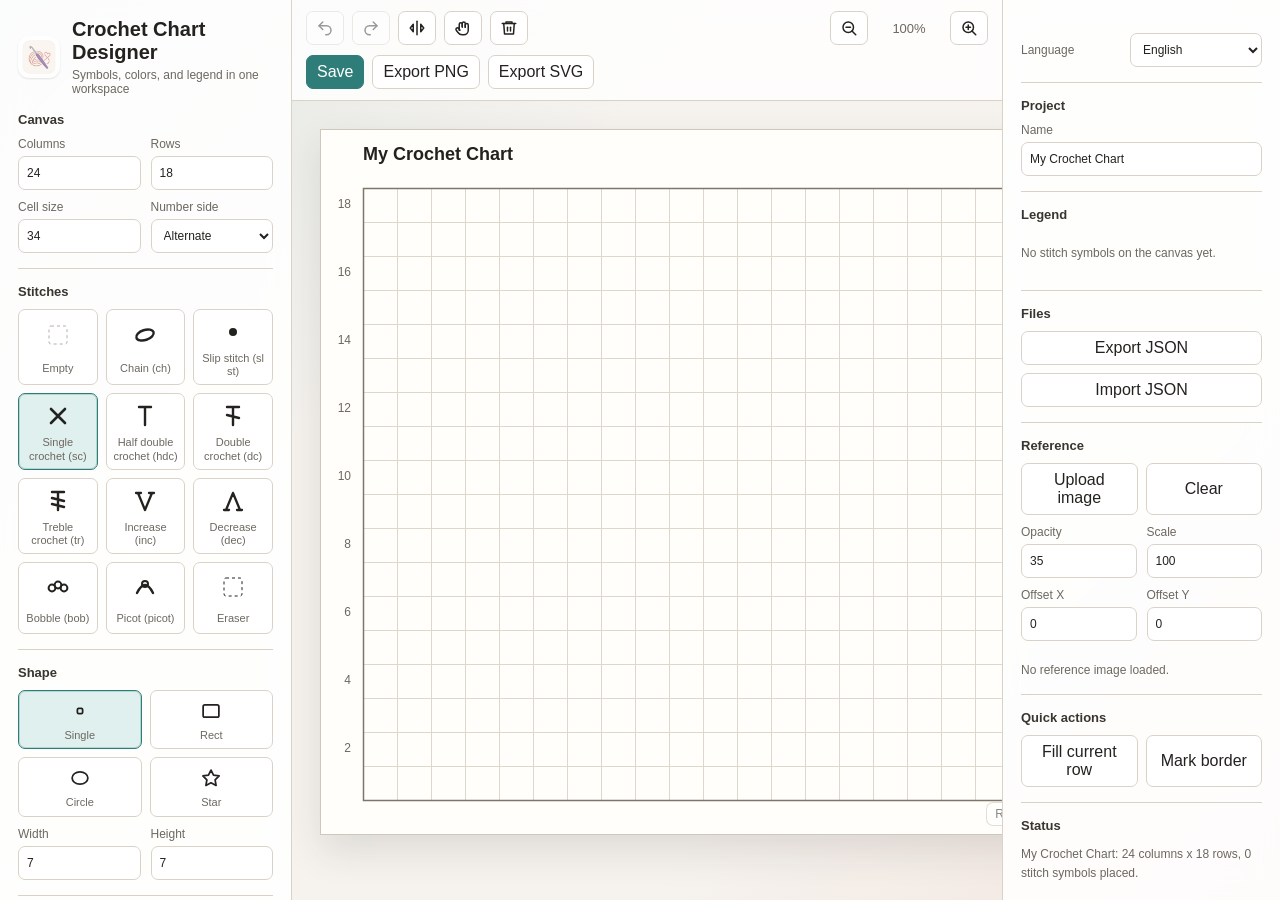
<file: index.html>
<!doctype html>
<html lang="zh-CN">
<head>
  <meta charset="utf-8">
  <meta name="viewport" content="width=device-width, initial-scale=1">
  <link rel="icon" type="image/png" href="assets/icon.png">
  <link rel="apple-touch-icon" href="assets/icon.png">
  <title>钩针图案绘制器</title>
  <link rel="stylesheet" href="styles/app.css">
</head>
<body>
  <div class="app">
    <aside class="sidebar">
      <div class="brand">
        <img class="brand-mark" src="assets/icon.png" alt="钩针图案绘制器图标" data-i18n-alt="appIconAlt">
        <div>
          <h1 data-i18n="appTitle">钩针图案绘制器</h1>
          <p data-i18n="tagline">符号图、配色、图例一屏完成</p>
        </div>
      </div>

      <section class="section">
        <div class="section-title" data-i18n="canvas">画布</div>
        <div class="field-grid">
          <label><span data-i18n="columns">列数</span>
            <input id="colsInput" type="number" min="4" max="80" value="24">
          </label>
          <label><span data-i18n="rows">行数</span>
            <input id="rowsInput" type="number" min="4" max="80" value="18">
          </label>
          <label><span data-i18n="cellSize">格子大小</span>
            <input id="cellInput" type="number" min="22" max="54" value="34">
          </label>
          <label><span data-i18n="numberSide">编号方向</span>
            <select id="numberMode">
              <option value="both" data-i18n="numberBoth">左右交替</option>
              <option value="right" data-i18n="numberRight">右侧</option>
              <option value="left" data-i18n="numberLeft">左侧</option>
              <option value="none" data-i18n="numberNone">隐藏</option>
            </select>
          </label>
        </div>
      </section>

      <section class="section">
        <div class="section-title" data-i18n="stitches">针法</div>
        <div class="tools" id="toolPalette"></div>
      </section>

      <section class="section">
        <div class="section-title" data-i18n="shape">形状</div>
        <div class="preset-tools" id="presetPalette"></div>
        <div style="height:10px"></div>
        <div class="field-grid">
          <label><span data-i18n="width">宽</span>
            <input id="presetColsInput" type="number" min="1" max="21" value="7">
          </label>
          <label><span data-i18n="height">高</span>
            <input id="presetRowsInput" type="number" min="1" max="21" value="7">
          </label>
        </div>
      </section>

      <section class="section">
        <div class="section-title" data-i18n="colors">颜色</div>
        <div class="swatches" id="swatches"></div>
        <div style="height:10px"></div>
        <label><span data-i18n="customYarnColor">自定义线色</span>
          <input id="customColor" type="color" value="#2f7d78">
        </label>
      </section>
    </aside>

    <main class="main">
      <div class="toolbar">
        <div class="toolbar-group">
          <button class="icon-btn" id="undoBtn" title="撤销" aria-label="撤销" data-i18n-title="undo">
            <svg viewBox="0 0 24 24"><path d="M9 14 4 9l5-5"/><path d="M4 9h10a6 6 0 0 1 0 12h-1"/></svg>
          </button>
          <button class="icon-btn" id="redoBtn" title="重做" aria-label="重做" data-i18n-title="redo">
            <svg viewBox="0 0 24 24"><path d="m15 14 5-5-5-5"/><path d="M20 9H10a6 6 0 0 0 0 12h1"/></svg>
          </button>
          <button class="icon-btn" id="mirrorBtn" title="水平镜像" aria-label="水平镜像" data-i18n-title="mirror">
            <svg viewBox="0 0 24 24"><path d="M12 3v18"/><path d="m7 7-4 5 4 5V7Z"/><path d="m17 7 4 5-4 5V7Z"/></svg>
          </button>
          <button class="icon-btn" id="panBtn" title="拖动画布" aria-label="拖动画布" data-i18n-title="panCanvas">
            <svg viewBox="0 0 24 24"><path d="M7 11V7a2 2 0 1 1 4 0v4"/><path d="M11 10V6a2 2 0 1 1 4 0v5"/><path d="M15 11V8a2 2 0 1 1 4 0v7a6 6 0 0 1-6 6h-2a7 7 0 0 1-5.7-3L3 15a2 2 0 0 1 3.2-2.4L8 15"/><path d="M7 11v4"/></svg>
          </button>
          <button class="icon-btn" id="clearBtn" title="清空画布" aria-label="清空画布" data-i18n-title="clearCanvas">
            <svg viewBox="0 0 24 24"><path d="M3 6h18"/><path d="M8 6V4h8v2"/><path d="m19 6-1 14H6L5 6"/><path d="M10 11v5"/><path d="M14 11v5"/></svg>
          </button>
        </div>
        <div class="toolbar-group">
          <button class="icon-btn" id="zoomOutBtn" title="缩小" aria-label="缩小" data-i18n-title="zoomOut">
            <svg viewBox="0 0 24 24"><circle cx="11" cy="11" r="7"/><path d="M8 11h6"/><path d="m16 16 5 5"/></svg>
          </button>
          <div class="zoom-pill" id="zoomLabel">100%</div>
          <button class="icon-btn" id="zoomInBtn" title="放大" aria-label="放大" data-i18n-title="zoomIn">
            <svg viewBox="0 0 24 24"><circle cx="11" cy="11" r="7"/><path d="M8 11h6"/><path d="M11 8v6"/><path d="m16 16 5 5"/></svg>
          </button>
        </div>
        <div class="toolbar-group">
          <button id="saveBtn" class="button-primary" data-i18n="save">保存</button>
          <button id="exportPngBtn" data-i18n="exportPng">导出 PNG</button>
          <button id="exportSvgBtn" data-i18n="exportSvg">导出 SVG</button>
        </div>
      </div>
      <div class="stage-wrap" id="stageWrap">
        <div class="stage" id="stage">
          <canvas id="chart" width="980" height="720"></canvas>
          <div class="status" id="status">准备绘制</div>
        </div>
      </div>
    </main>

    <aside class="inspector">
      <section class="section language-section">
        <label class="language-picker language-picker-panel"><span data-i18n="language">语言</span>
          <select id="languageSelect" class="language-select"></select>
        </label>
      </section>

      <section class="section">
        <div class="section-title" data-i18n="project">作品</div>
        <label><span data-i18n="name">名称</span>
          <input id="titleInput" type="text" value="我的钩针图案">
        </label>
      </section>

      <section class="section">
        <div class="section-title" data-i18n="legend">图例</div>
        <div class="legend" id="legend"></div>
      </section>

      <section class="section">
        <div class="section-title" data-i18n="files">文件</div>
        <div class="actions">
          <button id="exportJsonBtn" data-i18n="exportJson">导出 JSON</button>
          <button id="importJsonBtn" data-i18n="importJson">导入 JSON</button>
          <input id="fileInput" class="hidden-file" type="file" accept="application/json,.json">
        </div>
      </section>

      <section class="section">
        <div class="section-title" data-i18n="reference">参考图</div>
        <div class="actions two">
          <button id="uploadBgBtn" data-i18n="uploadImage">上传图片</button>
          <button id="clearBgBtn" data-i18n="clear">清除</button>
        </div>
        <input id="bgFileInput" class="hidden-file" type="file" accept="image/*">
        <div style="height:10px"></div>
        <div class="field-grid">
          <label><span data-i18n="opacity">透明度</span>
            <input id="bgOpacityInput" type="number" min="0" max="100" value="35">
          </label>
          <label><span data-i18n="scale">缩放</span>
            <input id="bgScaleInput" type="number" min="10" max="300" value="100">
          </label>
          <label><span data-i18n="offsetX">水平偏移</span>
            <input id="bgOffsetXInput" type="number" min="-2000" max="2000" value="0">
          </label>
          <label><span data-i18n="offsetY">垂直偏移</span>
            <input id="bgOffsetYInput" type="number" min="-2000" max="2000" value="0">
          </label>
        </div>
        <div style="height:8px"></div>
        <p class="note" id="bgInfoText">未加载参考图</p>
      </section>

      <section class="section">
        <div class="section-title" data-i18n="quickActions">快速操作</div>
        <div class="actions two">
          <button id="fillRowBtn" data-i18n="fillCurrentRow">填满当前行</button>
          <button id="outlineBtn" data-i18n="markBorder">边框标记</button>
        </div>
      </section>

      <section class="section">
        <div class="section-title" data-i18n="status">状态</div>
        <p class="note" id="summaryText"></p>
      </section>
    </aside>
  </div>

  <script src="config/i18n.js"></script>
  <script src="scripts/app.js"></script>
</body>
</html>
</file>
<file: styles/app.css>
:root {
  color-scheme: light;
  --bg: #f6f3ef;
  --panel: #ffffff;
  --ink: #24221f;
  --muted: #6d6860;
  --line: #d9d2c8;
  --soft: #eee8df;
  --accent: #2f7d78;
  --accent-2: #cf5f42;
  --accent-soft: #dff0ee;
  --shadow: 0 16px 36px rgba(44, 38, 30, .12);
  font-family: "Segoe UI", "Microsoft YaHei", Arial, sans-serif;
}

* {
  box-sizing: border-box;
}

body {
  margin: 0;
  min-height: 100vh;
  background:
    linear-gradient(135deg, rgba(47, 125, 120, .12), transparent 34%),
    linear-gradient(315deg, rgba(207, 95, 66, .10), transparent 30%),
    var(--bg);
  color: var(--ink);
  overflow: hidden;
}

button,
input,
select {
  font: inherit;
}

button {
  border: 1px solid var(--line);
  background: var(--panel);
  color: var(--ink);
  border-radius: 7px;
  min-height: 34px;
  padding: 7px 10px;
  cursor: pointer;
  transition: background .16s ease, border-color .16s ease, transform .12s ease;
}

button:hover {
  background: #faf8f5;
  border-color: #bfb6aa;
}

button:active {
  transform: translateY(1px);
}

button:disabled {
  cursor: not-allowed;
  opacity: .45;
}

.app {
  display: grid;
  grid-template-columns: 292px minmax(420px, 1fr) 278px;
  height: 100vh;
  min-width: 980px;
}

.sidebar,
.inspector {
  background: rgba(255, 255, 255, .88);
  backdrop-filter: blur(14px);
  border-color: var(--line);
  overflow-y: auto;
}

.sidebar {
  border-right: 1px solid var(--line);
  padding: 18px;
}

.inspector {
  border-left: 1px solid var(--line);
  padding: 18px;
}

.brand {
  display: flex;
  align-items: center;
  gap: 12px;
  margin-bottom: 16px;
}

.brand-mark {
  width: 42px;
  height: 42px;
  border-radius: 11px;
  object-fit: cover;
  background: #f4eee6;
  box-shadow: 0 1px 2px rgba(44, 38, 30, .12);
  flex: 0 0 auto;
}

.brand h1 {
  font-size: 20px;
  line-height: 1.15;
  margin: 0;
  letter-spacing: 0;
}

.brand p {
  color: var(--muted);
  margin: 4px 0 0;
  font-size: 12px;
}

.section {
  border-top: 1px solid var(--line);
  padding-top: 15px;
  margin-top: 15px;
}

.section:first-of-type {
  border-top: 0;
  padding-top: 0;
}

.section-title {
  display: flex;
  align-items: center;
  justify-content: space-between;
  gap: 8px;
  margin-bottom: 10px;
  font-size: 13px;
  font-weight: 700;
  color: #39352f;
}

.field-grid {
  display: grid;
  grid-template-columns: 1fr 1fr;
  gap: 10px;
}

label {
  display: grid;
  gap: 5px;
  color: var(--muted);
  font-size: 12px;
}

input[type="number"],
input[type="text"],
input[type="color"],
select {
  width: 100%;
  min-height: 34px;
  border: 1px solid var(--line);
  border-radius: 7px;
  background: #fff;
  color: var(--ink);
  padding: 6px 8px;
}

input[type="color"] {
  padding: 3px;
}

.tools {
  display: grid;
  grid-template-columns: repeat(3, 1fr);
  gap: 8px;
}

.tool {
  display: grid;
  place-items: center;
  min-height: 72px;
  padding: 6px;
  gap: 4px;
}

.tool svg {
  width: 32px;
  height: 32px;
}

.tool span {
  color: var(--muted);
  font-size: 11px;
  line-height: 1.2;
  max-width: 100%;
  overflow-wrap: anywhere;
  text-align: center;
}

.tool.active {
  border-color: var(--accent);
  background: var(--accent-soft);
  box-shadow: inset 0 0 0 1px rgba(47, 125, 120, .24);
}

.preset-tools {
  display: grid;
  grid-template-columns: repeat(2, 1fr);
  gap: 8px;
}

.preset-tool {
  display: grid;
  place-items: center;
  min-height: 56px;
  padding: 6px;
  gap: 4px;
}

.preset-tool svg {
  width: 28px;
  height: 28px;
  stroke: currentColor;
  stroke-width: 2;
  fill: none;
  stroke-linecap: round;
  stroke-linejoin: round;
}

.preset-tool span {
  color: var(--muted);
  font-size: 11px;
  line-height: 1.2;
  max-width: 100%;
  overflow-wrap: anywhere;
  text-align: center;
}

.preset-tool.active {
  border-color: var(--accent);
  background: var(--accent-soft);
  box-shadow: inset 0 0 0 1px rgba(47, 125, 120, .24);
}

.swatches {
  display: grid;
  grid-template-columns: repeat(6, 1fr);
  gap: 7px;
}

.swatch {
  aspect-ratio: 1;
  min-height: 0;
  padding: 0;
  border-radius: 50%;
  border: 2px solid rgba(36, 34, 31, .18);
  box-shadow: inset 0 0 0 3px rgba(255, 255, 255, .8);
}

.swatch.active {
  border-color: var(--ink);
  outline: 2px solid var(--accent);
  outline-offset: 2px;
}

.toolbar {
  display: flex;
  align-items: center;
  justify-content: space-between;
  flex-wrap: wrap;
  gap: 10px;
  min-height: 62px;
  padding: 11px 14px;
  border-bottom: 1px solid var(--line);
  background: rgba(255, 255, 255, .82);
  backdrop-filter: blur(14px);
}

.toolbar-group {
  display: flex;
  align-items: center;
  gap: 8px;
}

.language-picker {
  display: flex;
  align-items: center;
  gap: 6px;
  color: var(--muted);
  font-size: 12px;
}

.language-select {
  width: auto;
  min-width: 118px;
}

.language-picker-panel {
  justify-content: space-between;
}

.language-picker-panel .language-select {
  min-width: 132px;
}

.icon-btn {
  width: 38px;
  padding: 7px;
  display: grid;
  place-items: center;
}

.icon-btn svg {
  width: 18px;
  height: 18px;
  stroke: currentColor;
  stroke-width: 2;
  fill: none;
  stroke-linecap: round;
  stroke-linejoin: round;
}

.icon-btn.active {
  border-color: var(--accent);
  background: var(--accent-soft);
  color: var(--accent);
  box-shadow: inset 0 0 0 1px rgba(47, 125, 120, .24);
}

.zoom-pill {
  width: 66px;
  text-align: center;
  color: var(--muted);
  font-size: 13px;
  user-select: none;
}

.main {
  min-width: 0;
  display: grid;
  grid-template-rows: auto 1fr;
}

.stage-wrap {
  overflow: auto;
  padding: 28px;
  display: grid;
  place-items: start center;
  cursor: crosshair;
}

.stage-wrap.pan-ready {
  cursor: grab;
}

.stage-wrap.panning {
  cursor: grabbing;
  user-select: none;
}

.stage {
  background: #fff;
  border: 1px solid #cfc7bb;
  box-shadow: var(--shadow);
  transform-origin: top left;
  position: relative;
}

#chart {
  display: block;
  background: #fffefa;
  touch-action: none;
}

.status {
  position: absolute;
  right: 10px;
  bottom: 8px;
  pointer-events: none;
  color: rgba(36, 34, 31, .55);
  font-size: 12px;
  background: rgba(255, 255, 255, .74);
  border: 1px solid rgba(217, 210, 200, .72);
  border-radius: 7px;
  padding: 4px 8px;
}

.legend {
  display: grid;
  gap: 8px;
}

.legend-row {
  display: grid;
  grid-template-columns: 32px 1fr auto;
  align-items: center;
  gap: 9px;
  border: 1px solid var(--line);
  border-radius: 7px;
  background: #fff;
  padding: 7px;
  min-height: 42px;
}

.legend-icon svg {
  width: 27px;
  height: 27px;
  display: block;
}

.legend-name {
  font-size: 12px;
  color: var(--ink);
}

.legend-count {
  color: var(--muted);
  font-variant-numeric: tabular-nums;
  font-size: 12px;
}

.actions {
  display: grid;
  gap: 8px;
}

.actions.two {
  grid-template-columns: 1fr 1fr;
}

.hidden-file {
  display: none;
}

.note {
  color: var(--muted);
  font-size: 12px;
  line-height: 1.55;
}

.button-primary {
  border-color: var(--accent);
  background: var(--accent);
  color: #fff;
}

.button-primary:hover {
  background: #276b67;
  border-color: #276b67;
}

.button-warn {
  border-color: rgba(207, 95, 66, .55);
  color: #9c3d27;
}

@media (max-width: 1100px) {
  body {
    overflow: auto;
  }

  .app {
    min-width: 0;
    height: auto;
    min-height: 100vh;
    grid-template-columns: 1fr;
  }

  .sidebar,
  .inspector {
    border: 0;
    border-bottom: 1px solid var(--line);
  }

  .tools {
    grid-template-columns: repeat(5, 1fr);
  }

  .stage-wrap {
    min-height: 62vh;
  }
}
</file>
